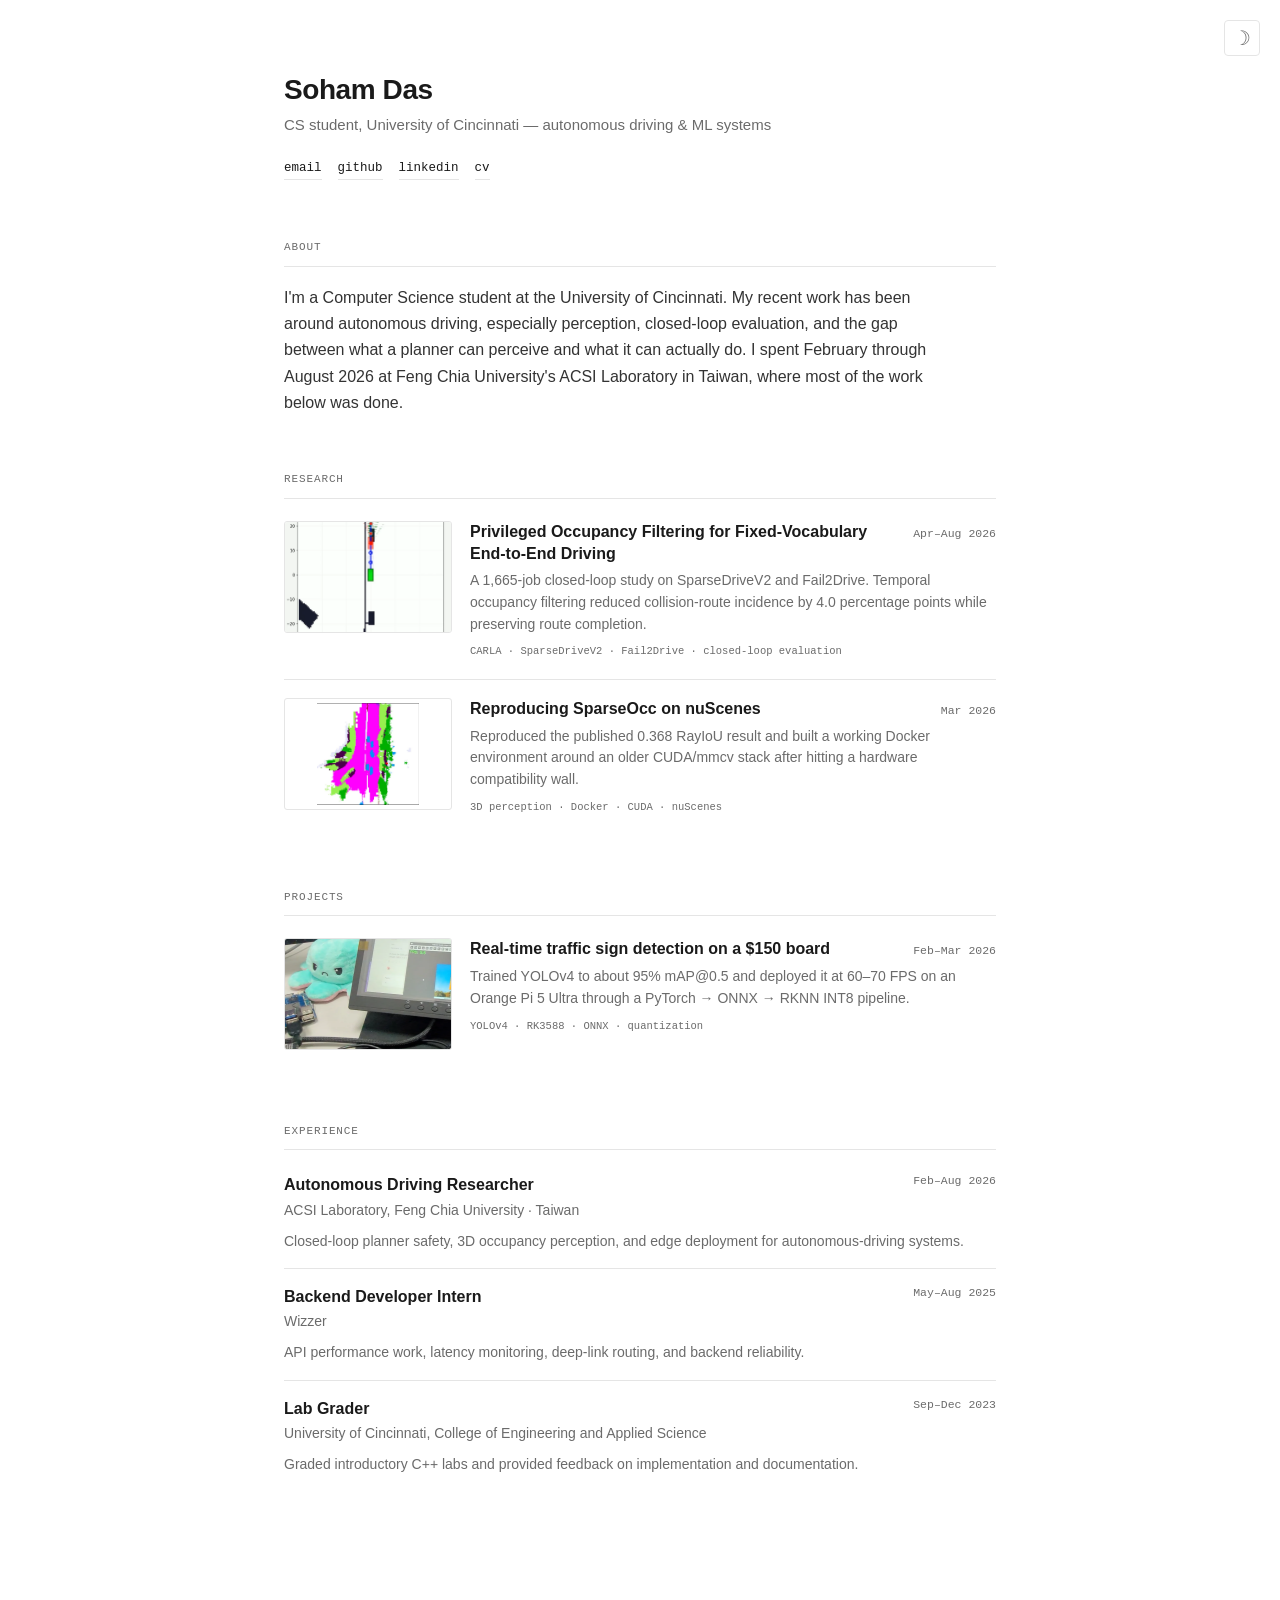
<file: index.html>
<!DOCTYPE html>
<html lang="en">
<head>
  <meta charset="UTF-8">
  <meta name="viewport" content="width=device-width, initial-scale=1.0">
  <meta name="description" content="Soham Das — Computer Science student at the University of Cincinnati working on autonomous driving, perception, and ML systems.">
  <title>Soham Das</title>
  <script>
    (() => {
      const savedTheme = localStorage.getItem('theme');
      const systemTheme = window.matchMedia('(prefers-color-scheme: dark)').matches ? 'dark' : 'light';
      document.documentElement.dataset.theme = savedTheme || systemTheme;
    })();
  </script>
  <link rel="stylesheet" href="/assets/style.css">
  <script src="/assets/theme.js" defer></script>
</head>
<body>
  <main class="wrap">
    <header class="site-header">
      <h1>Soham Das</h1>
      <p class="role">CS student, University of Cincinnati — autonomous driving &amp; ML systems</p>
      <nav class="links" aria-label="Contact links">
        <a href="mailto:das2sm@mail.uc.edu">email</a>
        <a href="https://github.com/das2sm">github</a>
        <a href="https://linkedin.com/in/soham-s-das">linkedin</a>
        <a href="/cv.pdf">cv</a>
      </nav>
    </header>

    <section id="about">
      <h2 class="section-label">About</h2>
      <p class="about-copy">
        I'm a Computer Science student at the University of Cincinnati. My recent work has been
        around autonomous driving, especially perception, closed-loop evaluation, and the gap
        between what a planner can perceive and what it can actually do. I spent February through
        August 2026 at Feng Chia University's ACSI Laboratory in Taiwan, where most of the work
        below was done.
      </p>
    </section>

    <section id="research">
      <h2 class="section-label">Research</h2>

      <a class="card" href="/research/hydrive.html">
        <img class="card-media" src="/assets/images/hydrive-bev.webp" alt="BEV visualization of occupancy filtering around an ego trajectory">
        <div>
          <div class="card-title-row">
            <span class="card-title">Privileged Occupancy Filtering for Fixed-Vocabulary End-to-End Driving</span>
            <span class="card-date">Apr–Aug 2026</span>
          </div>
          <p class="card-desc">
            A 1,665-job closed-loop study on SparseDriveV2 and Fail2Drive. Temporal occupancy
            filtering reduced collision-route incidence by 4.0 percentage points while preserving
            route completion.
          </p>
          <div class="tags">
            <span>CARLA</span><span>SparseDriveV2</span><span>Fail2Drive</span><span>closed-loop evaluation</span>
          </div>
        </div>
      </a>

      <a class="card" href="/research/sparseocc.html">
        <img class="card-media contain" src="/assets/images/sparseocc-bev.webp" alt="SparseOcc semantic occupancy prediction in bird's-eye view">
        <div>
          <div class="card-title-row">
            <span class="card-title">Reproducing SparseOcc on nuScenes</span>
            <span class="card-date">Mar 2026</span>
          </div>
          <p class="card-desc">
            Reproduced the published 0.368 RayIoU result and built a working Docker environment
            around an older CUDA/mmcv stack after hitting a hardware compatibility wall.
          </p>
          <div class="tags">
            <span>3D perception</span><span>Docker</span><span>CUDA</span><span>nuScenes</span>
          </div>
        </div>
      </a>
    </section>

    <section id="projects">
      <h2 class="section-label">Projects</h2>

      <a class="card" href="/projects/yolov4-edge.html">
        <img class="card-media" src="/assets/images/yolov4-detection.webp" alt="Traffic sign detector running on an Orange Pi setup">
        <div>
          <div class="card-title-row">
            <span class="card-title">Real-time traffic sign detection on a $150 board</span>
            <span class="card-date">Feb–Mar 2026</span>
          </div>
          <p class="card-desc">
            Trained YOLOv4 to about 95% mAP@0.5 and deployed it at 60–70 FPS on an Orange Pi 5 Ultra
            through a PyTorch → ONNX → RKNN INT8 pipeline.
          </p>
          <div class="tags">
            <span>YOLOv4</span><span>RK3588</span><span>ONNX</span><span>quantization</span>
          </div>
        </div>
      </a>
    </section>

    <section id="experience">
      <h2 class="section-label">Experience</h2>

      <div class="experience-item">
        <div>
          <div class="experience-title">Autonomous Driving Researcher</div>
          <div class="experience-org">ACSI Laboratory, Feng Chia University · Taiwan</div>
        </div>
        <div class="experience-date">Feb–Aug 2026</div>
        <p class="experience-desc">Closed-loop planner safety, 3D occupancy perception, and edge deployment for autonomous-driving systems.</p>
      </div>

      <div class="experience-item">
        <div>
          <div class="experience-title">Backend Developer Intern</div>
          <div class="experience-org">Wizzer</div>
        </div>
        <div class="experience-date">May–Aug 2025</div>
        <p class="experience-desc">API performance work, latency monitoring, deep-link routing, and backend reliability.</p>
      </div>

      <div class="experience-item">
        <div>
          <div class="experience-title">Lab Grader</div>
          <div class="experience-org">University of Cincinnati, College of Engineering and Applied Science</div>
        </div>
        <div class="experience-date">Sep–Dec 2023</div>
        <p class="experience-desc">Graded introductory C++ labs and provided feedback on implementation and documentation.</p>
      </div>
    </section>
  </main>
</body>
</html>
</file>
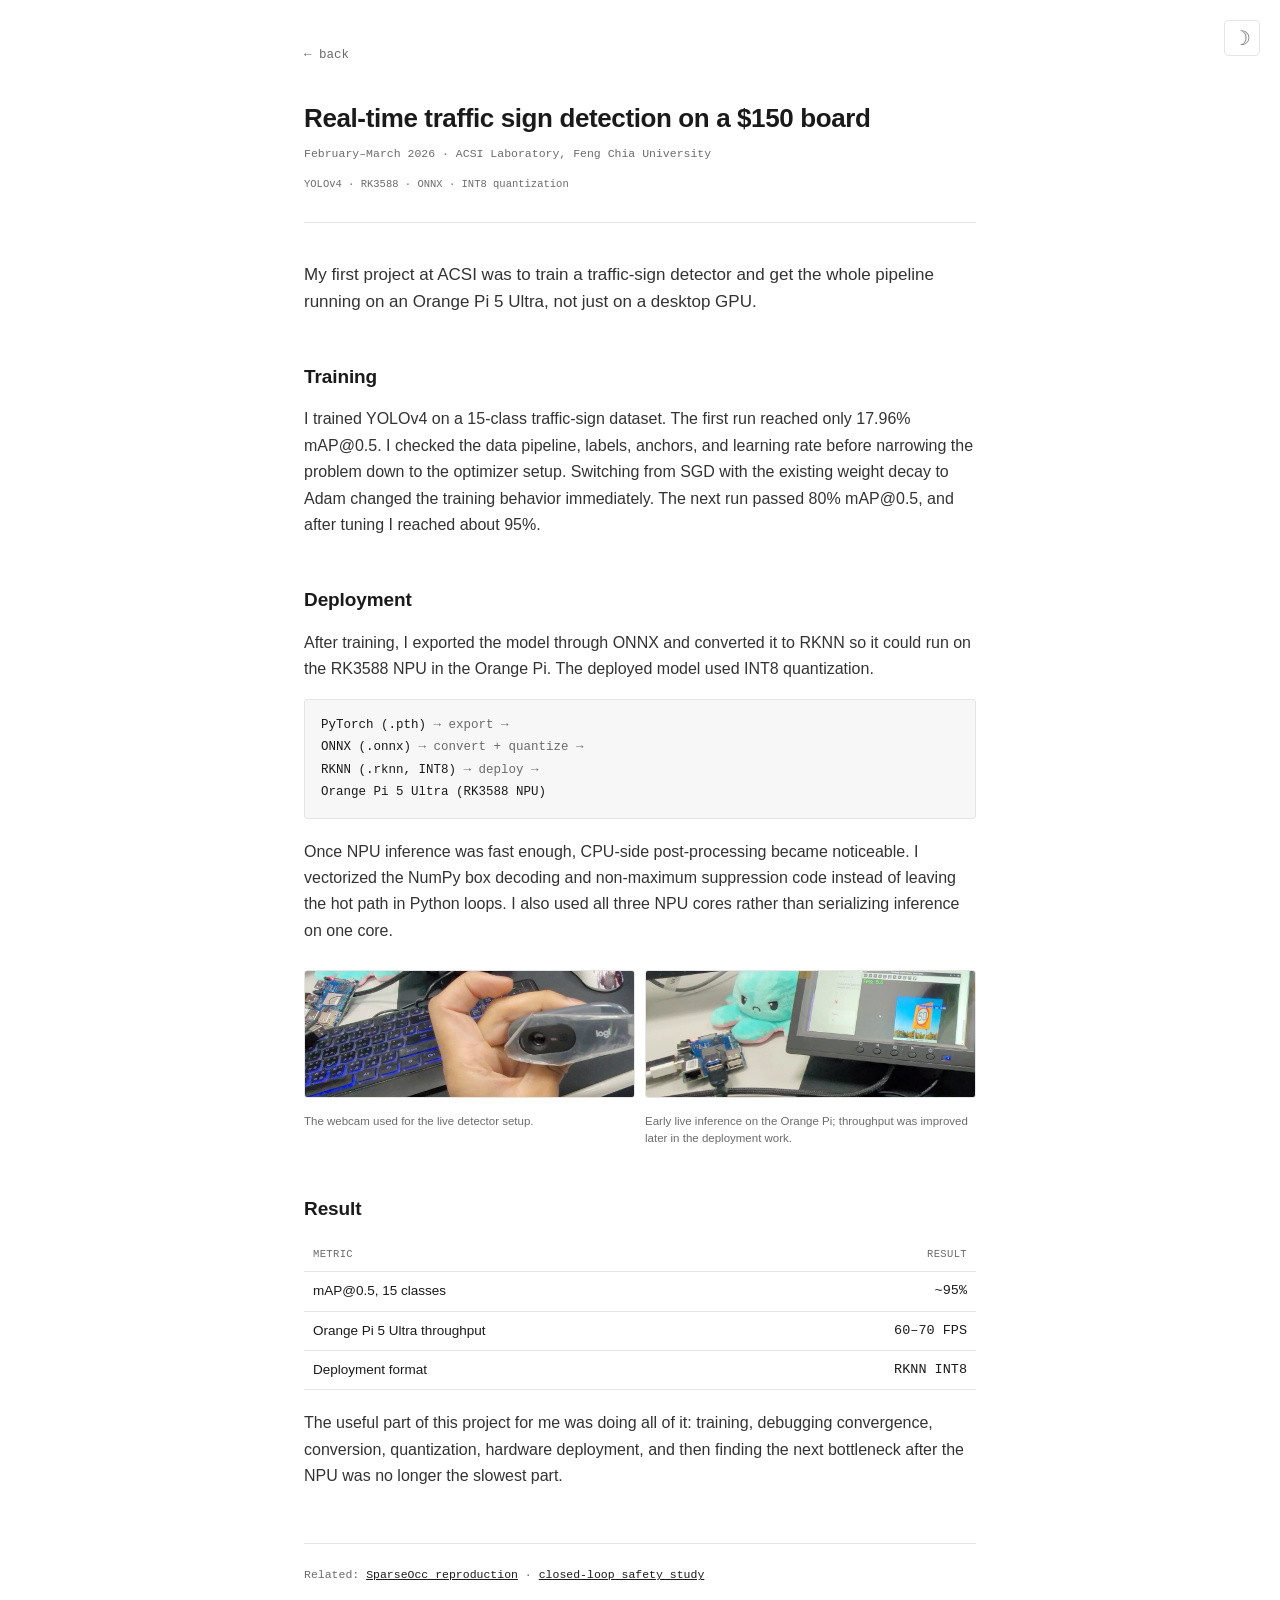
<file: projects/yolov4-edge.html>
<!DOCTYPE html>
<html lang="en">
<head>
  <meta charset="UTF-8">
  <meta name="viewport" content="width=device-width, initial-scale=1.0">
  <meta name="description" content="Training YOLOv4 and deploying it to an Orange Pi 5 Ultra NPU at 60–70 FPS through ONNX and RKNN INT8 quantization.">
  <title>Real-time traffic sign detection on a $150 board — Soham Das</title>
  <script>
    (() => {
      const savedTheme = localStorage.getItem('theme');
      const systemTheme = window.matchMedia('(prefers-color-scheme: dark)').matches ? 'dark' : 'light';
      document.documentElement.dataset.theme = savedTheme || systemTheme;
    })();
  </script>
  <link rel="stylesheet" href="/assets/style.css">
  <script src="/assets/theme.js" defer></script>
</head>
<body>
  <main class="wrap article-wrap">
    <a class="back" href="/">&larr; back</a>

    <header class="article-header">
      <h1>Real-time traffic sign detection on a $150 board</h1>
      <div class="meta">February–March 2026 · ACSI Laboratory, Feng Chia University</div>
      <div class="tags">
        <span>YOLOv4</span><span>RK3588</span><span>ONNX</span><span>INT8 quantization</span>
      </div>
    </header>

    <p class="lede">
      My first project at ACSI was to train a traffic-sign detector and get the whole pipeline
      running on an Orange Pi 5 Ultra, not just on a desktop GPU.
    </p>

    <h2>Training</h2>
    <p>
      I trained YOLOv4 on a 15-class traffic-sign dataset. The first run reached only 17.96%
      mAP@0.5. I checked the data pipeline, labels, anchors, and learning rate before narrowing the
      problem down to the optimizer setup. Switching from SGD with the existing weight decay to Adam
      changed the training behavior immediately. The next run passed 80% mAP@0.5, and after tuning I
      reached about 95%.
    </p>

    <h2>Deployment</h2>
    <p>
      After training, I exported the model through ONNX and converted it to RKNN so it could run on
      the RK3588 NPU in the Orange Pi. The deployed model used INT8 quantization.
    </p>

    <div class="pipeline">
      PyTorch (.pth) <span class="arrow">→ export →</span><br>
      ONNX (.onnx) <span class="arrow">→ convert + quantize →</span><br>
      RKNN (.rknn, INT8) <span class="arrow">→ deploy →</span><br>
      Orange Pi 5 Ultra (RK3588 NPU)
    </div>

    <p>
      Once NPU inference was fast enough, CPU-side post-processing became noticeable. I vectorized
      the NumPy box decoding and non-maximum suppression code instead of leaving the hot path in
      Python loops. I also used all three NPU cores rather than serializing inference on one core.
    </p>

    <div class="figure-pair">
      <figure>
        <img src="/assets/images/yolov4-hardware.webp" alt="Webcam used with the Orange Pi traffic sign detection setup">
        <figcaption>The webcam used for the live detector setup.</figcaption>
      </figure>
      <figure>
        <img src="/assets/images/yolov4-detection.webp" alt="Orange Pi setup running live traffic sign detection">
        <figcaption>Early live inference on the Orange Pi; throughput was improved later in the deployment work.</figcaption>
      </figure>
    </div>

    <h2>Result</h2>
    <div class="table-scroll">
      <table>
        <thead><tr><th>Metric</th><th class="num">Result</th></tr></thead>
        <tbody>
          <tr><td>mAP@0.5, 15 classes</td><td class="num">~95%</td></tr>
          <tr><td>Orange Pi 5 Ultra throughput</td><td class="num">60–70 FPS</td></tr>
          <tr><td>Deployment format</td><td class="num">RKNN INT8</td></tr>
        </tbody>
      </table>
    </div>
    <p>
      The useful part of this project for me was doing all of it: training, debugging convergence,
      conversion, quantization, hardware deployment, and then finding the next bottleneck after the
      NPU was no longer the slowest part.
    </p>

    <footer class="article-footer">
      Related: <a href="/research/sparseocc.html">SparseOcc reproduction</a> · <a href="/research/hydrive.html">closed-loop safety study</a>
    </footer>
  </main>
</body>
</html>
</file>
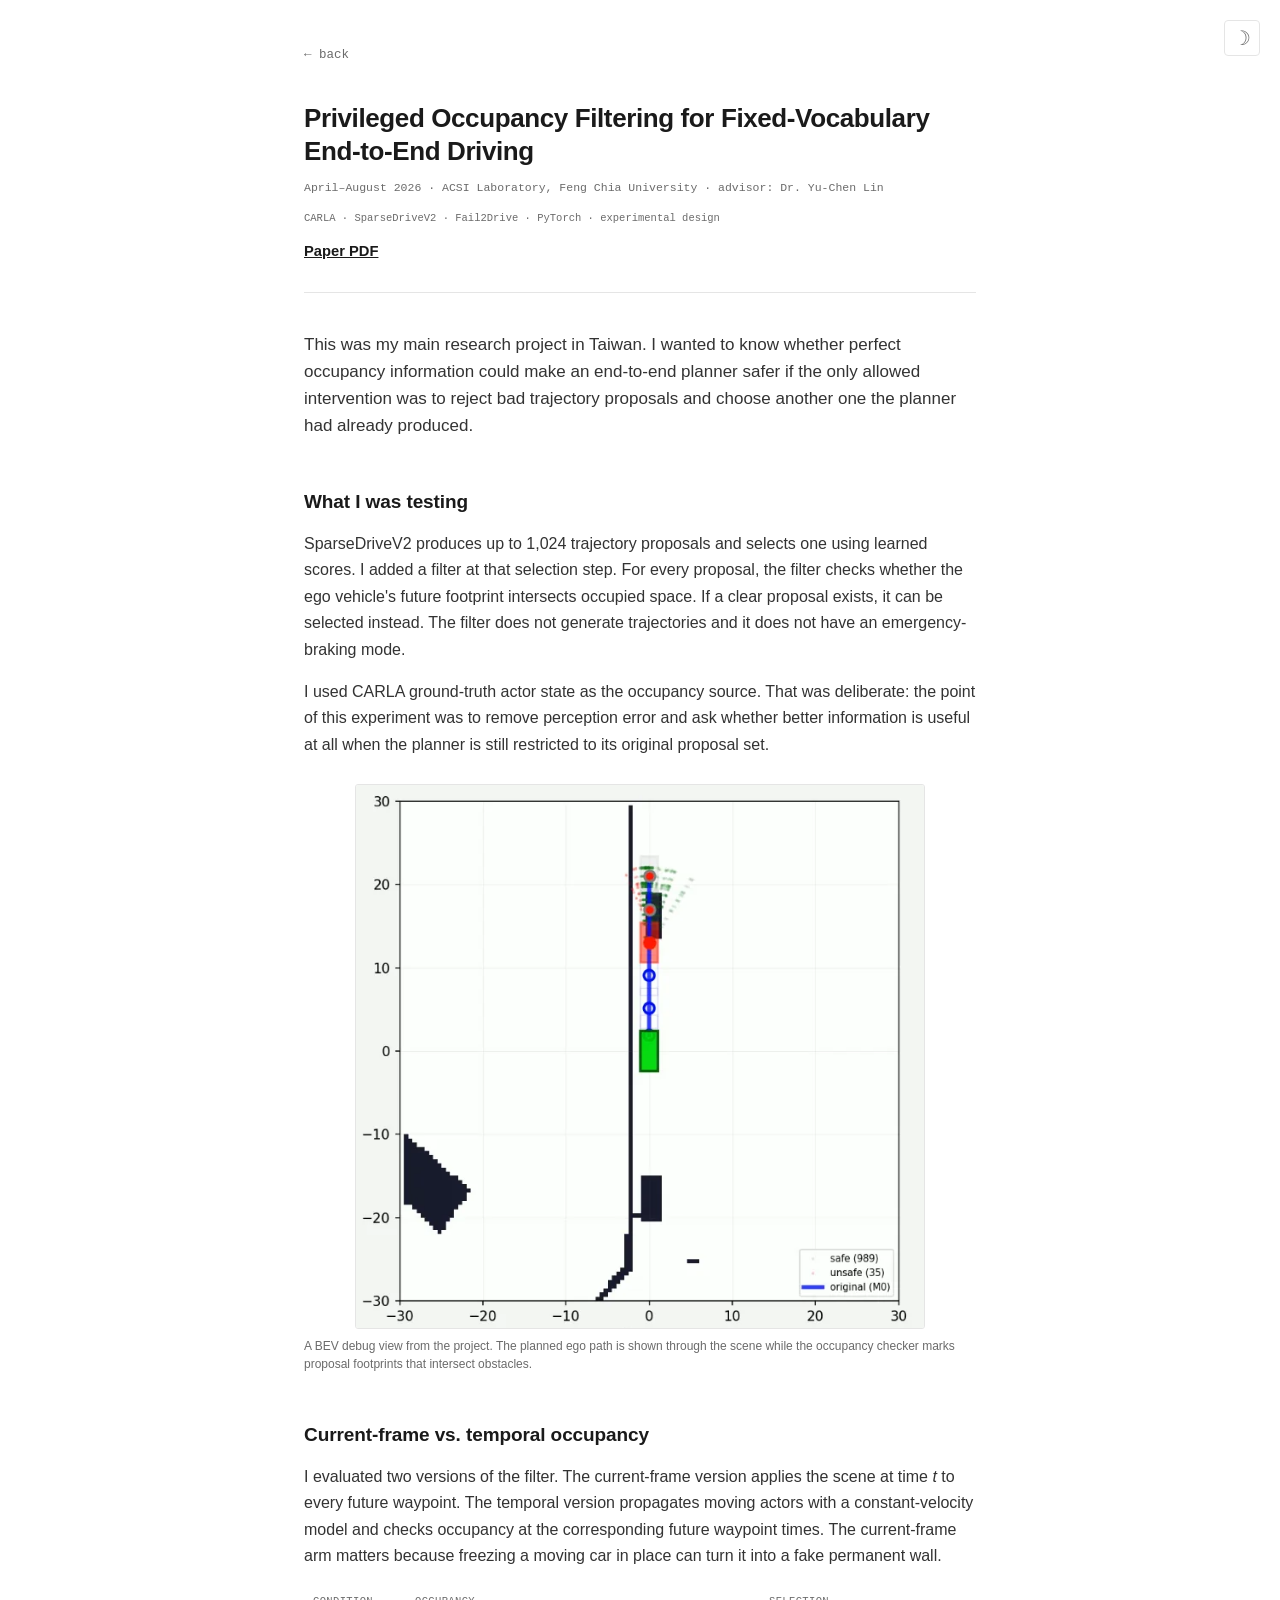
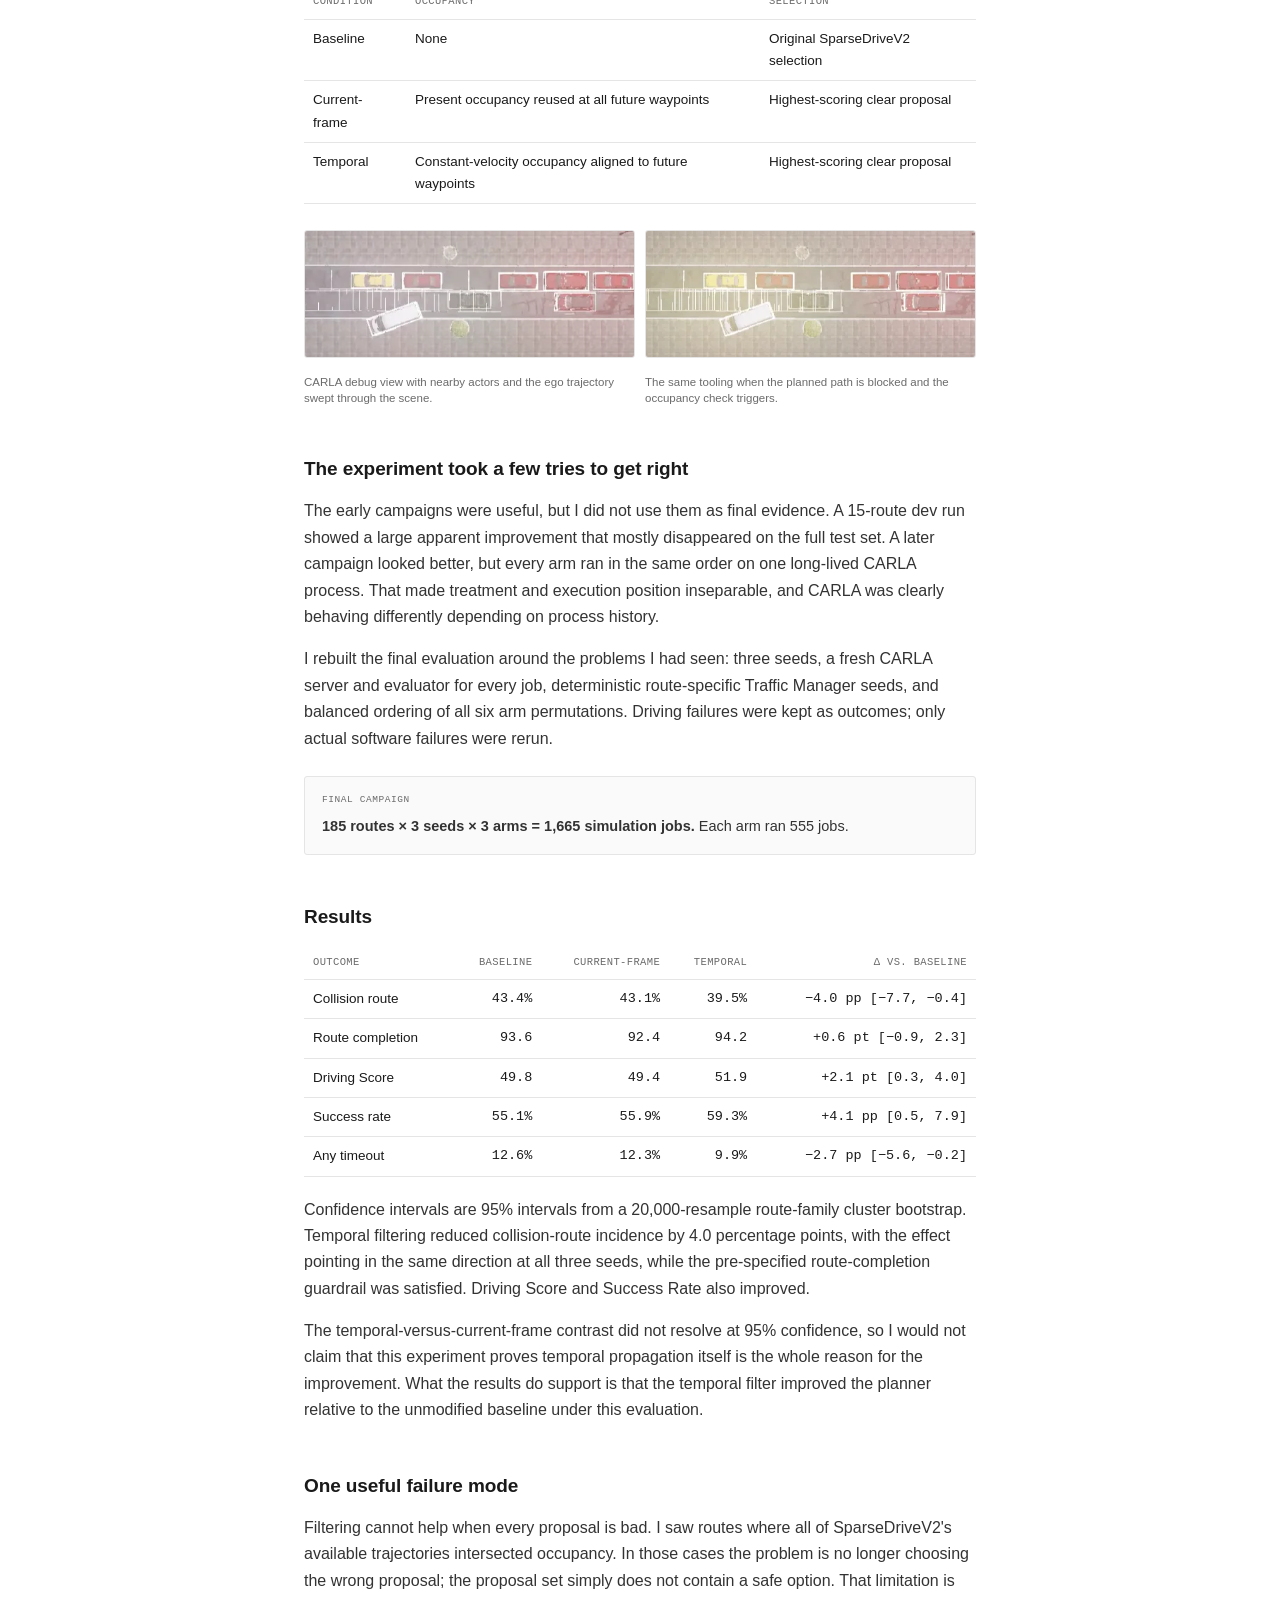
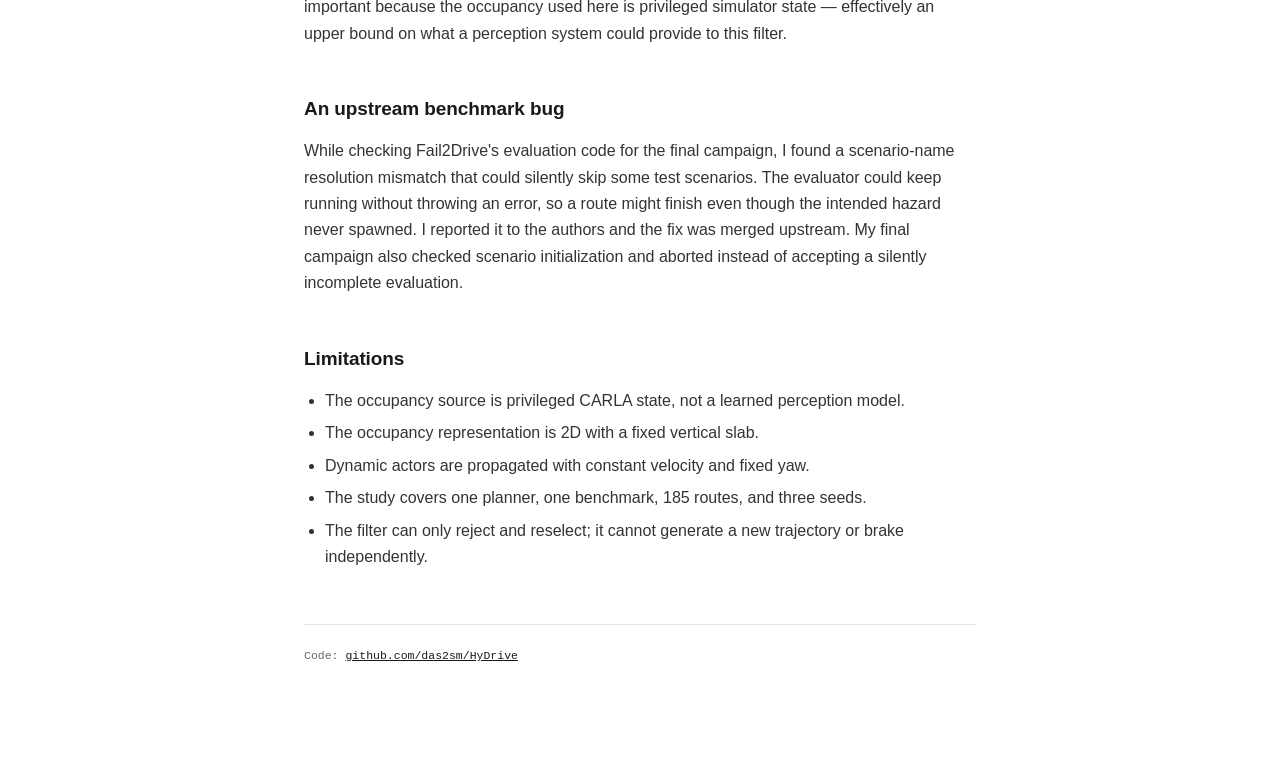
<file: research/hydrive.html>
<!DOCTYPE html>
<html lang="en">
<head>
  <meta charset="UTF-8">
  <meta name="viewport" content="width=device-width, initial-scale=1.0">
  <meta name="description" content="A closed-loop study testing privileged temporal occupancy filtering on SparseDriveV2 using the Fail2Drive benchmark.">
  <title>Privileged Occupancy Filtering for Fixed-Vocabulary End-to-End Driving — Soham Das</title>
  <script>
    (() => {
      const savedTheme = localStorage.getItem('theme');
      const systemTheme = window.matchMedia('(prefers-color-scheme: dark)').matches ? 'dark' : 'light';
      document.documentElement.dataset.theme = savedTheme || systemTheme;
    })();
  </script>
  <link rel="stylesheet" href="/assets/style.css">
  <script src="/assets/theme.js" defer></script>
</head>
<body>
  <main class="wrap article-wrap">
    <a class="back" href="/">&larr; back</a>

    <header class="article-header">
      <h1>Privileged Occupancy Filtering for Fixed-Vocabulary End-to-End Driving</h1>
      <div class="meta">April–August 2026 · ACSI Laboratory, Feng Chia University · advisor: Dr. Yu-Chen Lin</div>
      <div class="tags">
        <span>CARLA</span><span>SparseDriveV2</span><span>Fail2Drive</span><span>PyTorch</span><span>experimental design</span>
      </div>
      <div class="article-actions"><a href="/papers/hydrive.pdf">Paper PDF</a></div>
    </header>

    <p class="lede">
      This was my main research project in Taiwan. I wanted to know whether perfect occupancy
      information could make an end-to-end planner safer if the only allowed intervention was
      to reject bad trajectory proposals and choose another one the planner had already produced.
    </p>

    <h2>What I was testing</h2>
    <p>
      SparseDriveV2 produces up to 1,024 trajectory proposals and selects one using learned
      scores. I added a filter at that selection step. For every proposal, the filter checks
      whether the ego vehicle's future footprint intersects occupied space. If a clear proposal
      exists, it can be selected instead. The filter does not generate trajectories and it does
      not have an emergency-braking mode.
    </p>
    <p>
      I used CARLA ground-truth actor state as the occupancy source. That was deliberate: the
      point of this experiment was to remove perception error and ask whether better information
      is useful at all when the planner is still restricted to its original proposal set.
    </p>

    <figure class="figure narrow">
      <img src="/assets/images/hydrive-bev.webp" alt="Bird's-eye-view visualization showing the ego trajectory and occupied regions used by the filter">
      <figcaption>
        A BEV debug view from the project. The planned ego path is shown through the scene while the
        occupancy checker marks proposal footprints that intersect obstacles.
      </figcaption>
    </figure>

    <h2>Current-frame vs. temporal occupancy</h2>
    <p>
      I evaluated two versions of the filter. The current-frame version applies the scene at time
      <em>t</em> to every future waypoint. The temporal version propagates moving actors with a
      constant-velocity model and checks occupancy at the corresponding future waypoint times.
      The current-frame arm matters because freezing a moving car in place can turn it into a
      fake permanent wall.
    </p>

    <div class="table-scroll">
      <table>
        <thead>
          <tr><th>Condition</th><th>Occupancy</th><th>Selection</th></tr>
        </thead>
        <tbody>
          <tr><td>Baseline</td><td>None</td><td>Original SparseDriveV2 selection</td></tr>
          <tr><td>Current-frame</td><td>Present occupancy reused at all future waypoints</td><td>Highest-scoring clear proposal</td></tr>
          <tr><td>Temporal</td><td>Constant-velocity occupancy aligned to future waypoints</td><td>Highest-scoring clear proposal</td></tr>
        </tbody>
      </table>
    </div>

    <div class="figure-pair">
      <figure>
        <img src="/assets/images/hydrive-carla-overview.webp" alt="CARLA visualization with actor boxes and the ego swept trajectory">
        <figcaption>CARLA debug view with nearby actors and the ego trajectory swept through the scene.</figcaption>
      </figure>
      <figure>
        <img src="/assets/images/hydrive-carla-trigger.webp" alt="CARLA visualization showing the safety checker triggering on a blocked path">
        <figcaption>The same tooling when the planned path is blocked and the occupancy check triggers.</figcaption>
      </figure>
    </div>

    <h2>The experiment took a few tries to get right</h2>
    <p>
      The early campaigns were useful, but I did not use them as final evidence. A 15-route dev
      run showed a large apparent improvement that mostly disappeared on the full test set. A
      later campaign looked better, but every arm ran in the same order on one long-lived CARLA
      process. That made treatment and execution position inseparable, and CARLA was clearly
      behaving differently depending on process history.
    </p>
    <p>
      I rebuilt the final evaluation around the problems I had seen: three seeds, a fresh CARLA
      server and evaluator for every job, deterministic route-specific Traffic Manager seeds,
      and balanced ordering of all six arm permutations. Driving failures were kept as outcomes;
      only actual software failures were rerun.
    </p>

    <div class="callout">
      <div class="callout-label">Final campaign</div>
      <p><strong>185 routes × 3 seeds × 3 arms = 1,665 simulation jobs.</strong> Each arm ran 555 jobs.</p>
    </div>

    <h2>Results</h2>
    <div class="table-scroll">
      <table>
        <thead>
          <tr><th>Outcome</th><th class="num">Baseline</th><th class="num">Current-frame</th><th class="num">Temporal</th><th class="num">Δ vs. baseline</th></tr>
        </thead>
        <tbody>
          <tr><td>Collision route</td><td class="num">43.4%</td><td class="num">43.1%</td><td class="num">39.5%</td><td class="num">−4.0 pp [−7.7, −0.4]</td></tr>
          <tr><td>Route completion</td><td class="num">93.6</td><td class="num">92.4</td><td class="num">94.2</td><td class="num">+0.6 pt [−0.9, 2.3]</td></tr>
          <tr><td>Driving Score</td><td class="num">49.8</td><td class="num">49.4</td><td class="num">51.9</td><td class="num">+2.1 pt [0.3, 4.0]</td></tr>
          <tr><td>Success rate</td><td class="num">55.1%</td><td class="num">55.9%</td><td class="num">59.3%</td><td class="num">+4.1 pp [0.5, 7.9]</td></tr>
          <tr><td>Any timeout</td><td class="num">12.6%</td><td class="num">12.3%</td><td class="num">9.9%</td><td class="num">−2.7 pp [−5.6, −0.2]</td></tr>
        </tbody>
      </table>
    </div>
    <p>
      Confidence intervals are 95% intervals from a 20,000-resample route-family cluster
      bootstrap. Temporal filtering reduced collision-route incidence by 4.0 percentage points,
      with the effect pointing in the same direction at all three seeds, while the pre-specified
      route-completion guardrail was satisfied. Driving Score and Success Rate also improved.
    </p>
    <p>
      The temporal-versus-current-frame contrast did not resolve at 95% confidence, so I would
      not claim that this experiment proves temporal propagation itself is the whole reason for
      the improvement. What the results do support is that the temporal filter improved the
      planner relative to the unmodified baseline under this evaluation.
    </p>

    <h2>One useful failure mode</h2>
    <p>
      Filtering cannot help when every proposal is bad. I saw routes where all of SparseDriveV2's
      available trajectories intersected occupancy. In those cases the problem is no longer
      choosing the wrong proposal; the proposal set simply does not contain a safe option. That
      limitation is important because the occupancy used here is privileged simulator state —
      effectively an upper bound on what a perception system could provide to this filter.
    </p>

    <h2>An upstream benchmark bug</h2>
    <p>
      While checking Fail2Drive's evaluation code for the final campaign, I found a scenario-name
      resolution mismatch that could silently skip some test scenarios. The evaluator could keep
      running without throwing an error, so a route might finish even though the intended hazard
      never spawned. I reported it to the authors and the fix was merged upstream. My final
      campaign also checked scenario initialization and aborted instead of accepting a silently
      incomplete evaluation.
    </p>

    <h2>Limitations</h2>
    <ul>
      <li>The occupancy source is privileged CARLA state, not a learned perception model.</li>
      <li>The occupancy representation is 2D with a fixed vertical slab.</li>
      <li>Dynamic actors are propagated with constant velocity and fixed yaw.</li>
      <li>The study covers one planner, one benchmark, 185 routes, and three seeds.</li>
      <li>The filter can only reject and reselect; it cannot generate a new trajectory or brake independently.</li>
    </ul>

    <footer class="article-footer">
      Code: <a href="https://github.com/das2sm/HyDrive">github.com/das2sm/HyDrive</a>
    </footer>
  </main>
</body>
</html>
</file>
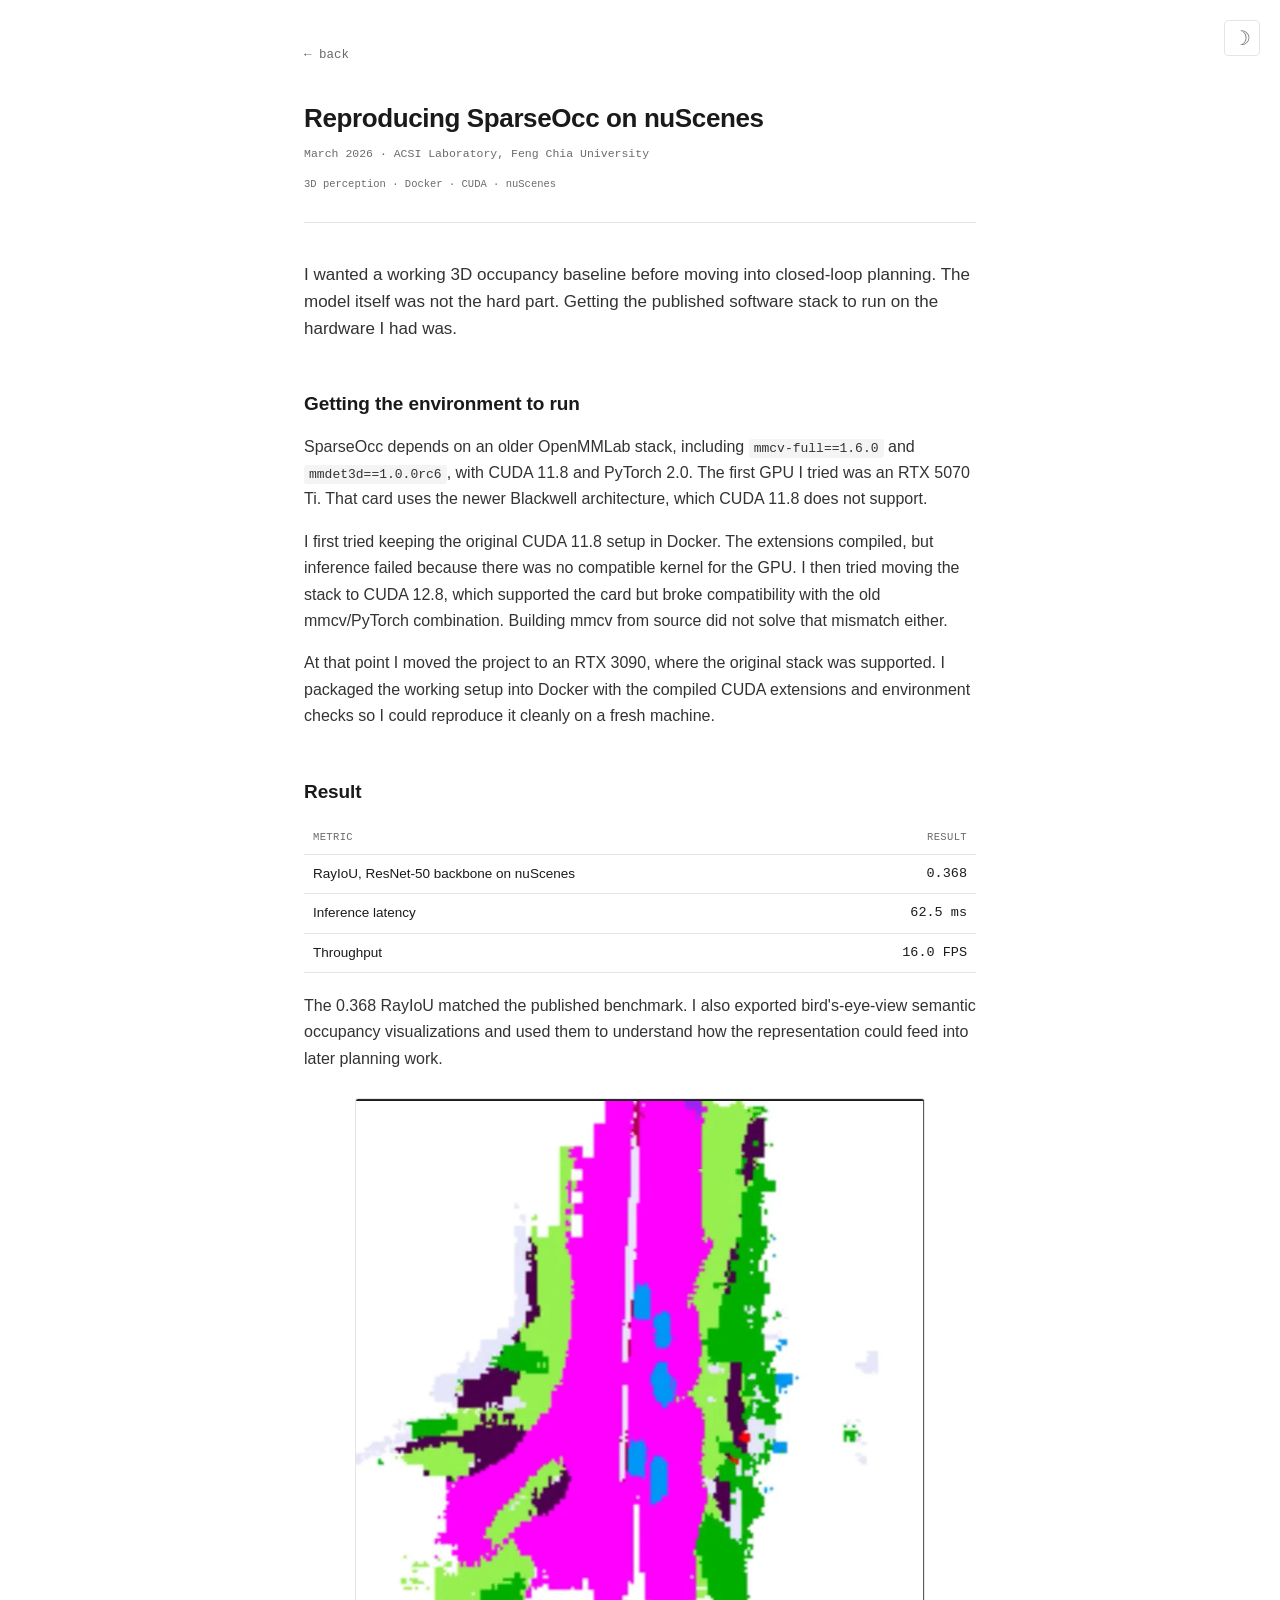
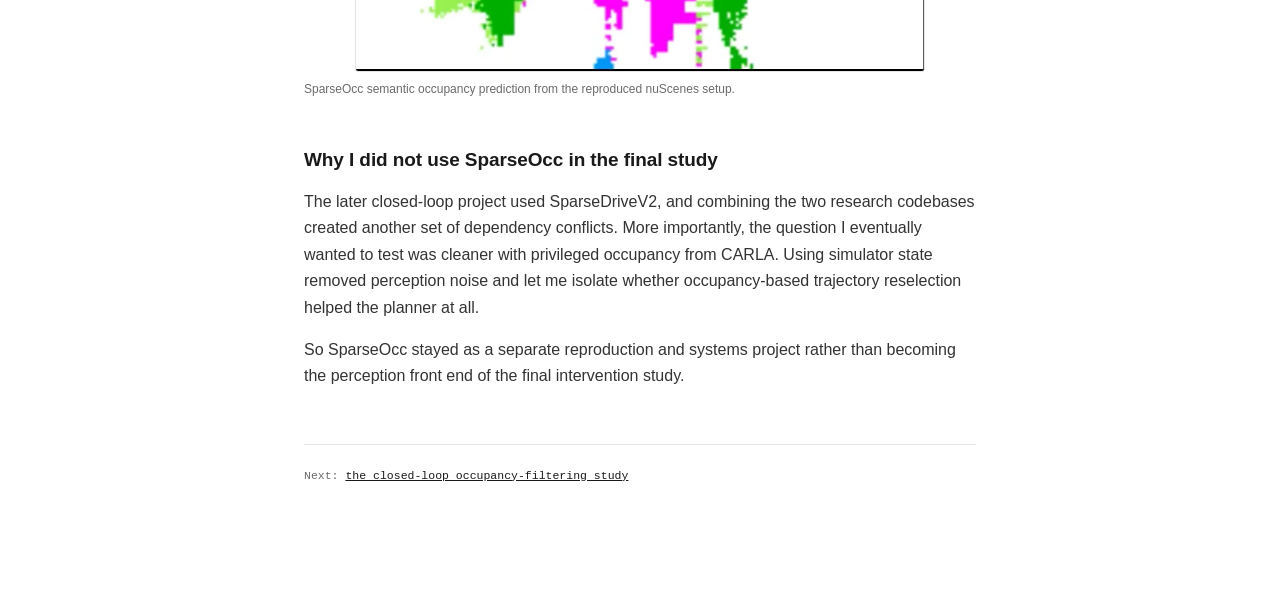
<file: research/sparseocc.html>
<!DOCTYPE html>
<html lang="en">
<head>
  <meta charset="UTF-8">
  <meta name="viewport" content="width=device-width, initial-scale=1.0">
  <meta name="description" content="Reproducing SparseOcc on nuScenes, including CUDA/mmcv dependency work and a 0.368 RayIoU reproduction.">
  <title>Reproducing SparseOcc on nuScenes — Soham Das</title>
  <script>
    (() => {
      const savedTheme = localStorage.getItem('theme');
      const systemTheme = window.matchMedia('(prefers-color-scheme: dark)').matches ? 'dark' : 'light';
      document.documentElement.dataset.theme = savedTheme || systemTheme;
    })();
  </script>
  <link rel="stylesheet" href="/assets/style.css">
  <script src="/assets/theme.js" defer></script>
</head>
<body>
  <main class="wrap article-wrap">
    <a class="back" href="/">&larr; back</a>

    <header class="article-header">
      <h1>Reproducing SparseOcc on nuScenes</h1>
      <div class="meta">March 2026 · ACSI Laboratory, Feng Chia University</div>
      <div class="tags">
        <span>3D perception</span><span>Docker</span><span>CUDA</span><span>nuScenes</span>
      </div>
    </header>

    <p class="lede">
      I wanted a working 3D occupancy baseline before moving into closed-loop planning. The model
      itself was not the hard part. Getting the published software stack to run on the hardware I
      had was.
    </p>

    <h2>Getting the environment to run</h2>
    <p>
      SparseOcc depends on an older OpenMMLab stack, including <code>mmcv-full==1.6.0</code> and
      <code>mmdet3d==1.0.0rc6</code>, with CUDA 11.8 and PyTorch 2.0. The first GPU I tried was an
      RTX 5070 Ti. That card uses the newer Blackwell architecture, which CUDA 11.8 does not support.
    </p>
    <p>
      I first tried keeping the original CUDA 11.8 setup in Docker. The extensions compiled, but
      inference failed because there was no compatible kernel for the GPU. I then tried moving the
      stack to CUDA 12.8, which supported the card but broke compatibility with the old mmcv/PyTorch
      combination. Building mmcv from source did not solve that mismatch either.
    </p>
    <p>
      At that point I moved the project to an RTX 3090, where the original stack was supported. I
      packaged the working setup into Docker with the compiled CUDA extensions and environment
      checks so I could reproduce it cleanly on a fresh machine.
    </p>

    <h2>Result</h2>
    <div class="table-scroll">
      <table>
        <thead><tr><th>Metric</th><th class="num">Result</th></tr></thead>
        <tbody>
          <tr><td>RayIoU, ResNet-50 backbone on nuScenes</td><td class="num">0.368</td></tr>
          <tr><td>Inference latency</td><td class="num">62.5 ms</td></tr>
          <tr><td>Throughput</td><td class="num">16.0 FPS</td></tr>
        </tbody>
      </table>
    </div>
    <p>
      The 0.368 RayIoU matched the published benchmark. I also exported bird's-eye-view semantic
      occupancy visualizations and used them to understand how the representation could feed into
      later planning work.
    </p>

    <figure class="figure narrow">
      <img src="/assets/images/sparseocc-bev.webp" alt="SparseOcc semantic occupancy prediction shown in bird's-eye view">
      <figcaption>SparseOcc semantic occupancy prediction from the reproduced nuScenes setup.</figcaption>
    </figure>

    <h2>Why I did not use SparseOcc in the final study</h2>
    <p>
      The later closed-loop project used SparseDriveV2, and combining the two research codebases
      created another set of dependency conflicts. More importantly, the question I eventually
      wanted to test was cleaner with privileged occupancy from CARLA. Using simulator state removed
      perception noise and let me isolate whether occupancy-based trajectory reselection helped the
      planner at all.
    </p>
    <p>
      So SparseOcc stayed as a separate reproduction and systems project rather than becoming the
      perception front end of the final intervention study.
    </p>

    <footer class="article-footer">
      Next: <a href="/research/hydrive.html">the closed-loop occupancy-filtering study</a>
    </footer>
  </main>
</body>
</html>
</file>
<file: assets/style.css>
:root {
  --bg: #ffffff;
  --text: #1a1a1a;
  --body: #333333;
  --muted: #6b6b6b;
  --line: #e5e5e5;
  --soft: #f7f7f7;
  --code-bg: #f4f4f4;
  --callout-bg: #fafafa;
  --media-bg: #ffffff;
  --mono: 'SFMono-Regular', 'SF Mono', Menlo, Consolas, 'Liberation Mono', monospace;
  --sans: -apple-system, BlinkMacSystemFont, 'Segoe UI', Helvetica, Arial, sans-serif;
  color-scheme: light;
}

html[data-theme="dark"] {
  --bg: #151515;
  --text: #f0f0f0;
  --body: #d2d2d2;
  --muted: #a3a3a3;
  --line: #363636;
  --soft: #202020;
  --code-bg: #242424;
  --callout-bg: #1d1d1d;
  --media-bg: #ffffff;
  color-scheme: dark;
}

* { box-sizing: border-box; }

html { scroll-behavior: smooth; }

body {
  margin: 0;
  background: var(--bg);
  color: var(--text);
  font-family: var(--sans);
  font-size: 16px;
  line-height: 1.65;
  -webkit-font-smoothing: antialiased;
}

.theme-toggle {
  position: fixed;
  z-index: 10;
  top: 20px;
  right: 20px;
  display: grid;
  width: 36px;
  height: 36px;
  padding: 0;
  place-items: center;
  border: 1px solid var(--line);
  border-radius: 4px;
  background: var(--bg);
  color: var(--muted);
  cursor: pointer;
  font: inherit;
}

.theme-toggle:hover {
  border-color: var(--muted);
  color: var(--text);
}

.theme-toggle:focus-visible {
  outline: 2px solid var(--text);
  outline-offset: 3px;
}

.theme-icon {
  font-family: Georgia, 'Times New Roman', serif;
  font-size: 20px;
  line-height: 1;
}

.theme-icon-sun,
html[data-theme="dark"] .theme-icon-moon { display: none; }

html[data-theme="dark"] .theme-icon-sun { display: block; }

a { color: inherit; }

.wrap {
  max-width: 760px;
  margin: 0 auto;
  padding: 72px 24px 112px;
}

.article-wrap {
  max-width: 720px;
  padding-top: 40px;
}

.site-header { margin-bottom: 58px; }

h1 {
  font-size: 28px;
  line-height: 1.25;
  letter-spacing: -0.015em;
  font-weight: 650;
  margin: 0 0 6px;
}

.role {
  color: var(--muted);
  font-size: 15px;
  margin: 0 0 20px;
}

.links {
  display: flex;
  flex-wrap: wrap;
  gap: 8px 16px;
  font-family: var(--mono);
  font-size: 12.5px;
}

.links a,
.inline-link {
  text-decoration: none;
  border-bottom: 1px solid var(--line);
  padding-bottom: 1px;
}

.links a:hover,
.inline-link:hover { border-bottom-color: var(--text); }

section { margin-bottom: 54px; }
section:last-of-type { margin-bottom: 0; }

.section-label {
  font-family: var(--mono);
  font-size: 11px;
  text-transform: uppercase;
  letter-spacing: 0.08em;
  color: var(--muted);
  font-weight: 500;
  margin: 0 0 18px;
  padding-bottom: 9px;
  border-bottom: 1px solid var(--line);
}

p {
  margin: 0 0 16px;
  color: var(--body);
}

p:last-child { margin-bottom: 0; }

.about-copy { max-width: 670px; }

.card {
  display: grid;
  grid-template-columns: 168px minmax(0, 1fr);
  gap: 18px;
  align-items: start;
  color: inherit;
  text-decoration: none;
  padding: 18px 0;
  border-bottom: 1px solid var(--line);
}

.card:first-of-type { padding-top: 4px; }
.card:last-child { border-bottom: 0; }

.card-media {
  width: 168px;
  height: 112px;
  object-fit: cover;
  border: 1px solid var(--line);
  border-radius: 3px;
  background: var(--soft);
}

.card-media.contain {
  object-fit: contain;
  padding: 4px;
  background: var(--media-bg);
}

.card-title-row {
  display: flex;
  justify-content: space-between;
  align-items: baseline;
  gap: 14px;
  margin-bottom: 5px;
}

.card-title {
  font-size: 16px;
  line-height: 1.4;
  font-weight: 620;
}

.card-date,
.meta,
.tags,
.status,
.experience-date {
  font-family: var(--mono);
}

.card-date {
  font-size: 11.5px;
  color: var(--muted);
  white-space: nowrap;
}

.card-desc {
  font-size: 14px;
  line-height: 1.55;
  color: var(--muted);
  margin: 0;
}

.tags {
  font-size: 10.5px;
  color: var(--muted);
  margin-top: 8px;
}

.tags span::after { content: " · "; }
.tags span:last-child::after { content: ""; }

.experience-item {
  display: grid;
  grid-template-columns: minmax(0, 1fr) auto;
  gap: 6px 16px;
  padding: 15px 0;
  border-bottom: 1px solid var(--line);
}

.experience-item:first-of-type { padding-top: 4px; }
.experience-item:last-child { border-bottom: 0; }

.experience-title { font-weight: 620; }
.experience-org { color: var(--muted); font-size: 14px; }
.experience-date { color: var(--muted); font-size: 11.5px; white-space: nowrap; }
.experience-desc { grid-column: 1 / -1; color: var(--muted); font-size: 14px; margin: 2px 0 0; }

.back {
  display: inline-block;
  margin-bottom: 36px;
  color: var(--muted);
  text-decoration: none;
  font-family: var(--mono);
  font-size: 12.5px;
}

.back:hover { color: var(--text); }

.article-header {
  margin-bottom: 38px;
  padding-bottom: 28px;
  border-bottom: 1px solid var(--line);
}

.article-header h1 {
  font-size: 26px;
  line-height: 1.3;
  margin-bottom: 10px;
}

.meta {
  color: var(--muted);
  font-size: 11.5px;
  margin-bottom: 12px;
}

.status {
  display: inline-block;
  margin-top: 11px;
  padding: 2px 6px;
  border: 1px solid var(--line);
  border-radius: 3px;
  color: var(--muted);
  font-size: 9.5px;
  letter-spacing: 0.04em;
  text-transform: uppercase;
}

.lede {
  font-size: 17px;
  line-height: 1.6;
  color: var(--body);
  margin-bottom: 8px;
}

.article-wrap h2 {
  font-size: 19px;
  font-weight: 650;
  margin: 46px 0 14px;
  letter-spacing: -0.005em;
}

.article-wrap h3 {
  font-size: 15px;
  font-weight: 650;
  margin: 28px 0 10px;
}

.article-wrap ul,
.article-wrap ol {
  margin: 0 0 16px;
  padding-left: 21px;
  color: var(--body);
}

.article-wrap li { margin-bottom: 6px; }

code {
  font-family: var(--mono);
  font-size: 13px;
  background: var(--code-bg);
  padding: 2px 5px;
  border-radius: 3px;
}

.figure {
  margin: 26px 0 30px;
}

.figure img {
  display: block;
  width: 100%;
  height: auto;
  border: 1px solid var(--line);
  border-radius: 3px;
  background: var(--media-bg);
}

.figure.narrow img { max-width: 570px; margin: 0 auto; }

.figure figcaption {
  margin-top: 8px;
  font-size: 12px;
  line-height: 1.5;
  color: var(--muted);
}

.figure-pair {
  display: grid;
  grid-template-columns: 1fr 1fr;
  gap: 10px;
  margin: 26px 0 30px;
}

.figure-pair figure { margin: 0; }
.figure-pair img {
  width: 100%;
  height: 128px;
  object-fit: cover;
  border: 1px solid var(--line);
  border-radius: 3px;
}
.figure-pair figcaption {
  margin-top: 7px;
  font-size: 11.5px;
  line-height: 1.45;
  color: var(--muted);
}

.callout {
  margin: 24px 0;
  padding: 15px 17px;
  border: 1px solid var(--line);
  border-radius: 3px;
  background: var(--callout-bg);
  font-size: 14.5px;
}

.callout-label {
  margin-bottom: 7px;
  font-family: var(--mono);
  text-transform: uppercase;
  letter-spacing: 0.06em;
  color: var(--muted);
  font-size: 9.5px;
}

.table-scroll { overflow-x: auto; margin: 0 0 20px; }

table {
  width: 100%;
  border-collapse: collapse;
  font-size: 13.5px;
}

th, td {
  padding: 8px 9px;
  text-align: left;
  border-bottom: 1px solid var(--line);
  vertical-align: top;
}

th {
  color: var(--muted);
  font-family: var(--mono);
  font-size: 10.5px;
  font-weight: 500;
  text-transform: uppercase;
  letter-spacing: 0.035em;
}

.num { text-align: right; font-family: var(--mono); white-space: nowrap; }

.pipeline {
  padding: 14px 16px;
  margin: 0 0 20px;
  border: 1px solid var(--line);
  border-radius: 3px;
  background: var(--soft);
  font-family: var(--mono);
  font-size: 12.5px;
  line-height: 1.8;
}

.pipeline .arrow { color: var(--muted); }

.article-footer {
  margin-top: 54px;
  padding-top: 22px;
  border-top: 1px solid var(--line);
  color: var(--muted);
  font-family: var(--mono);
  font-size: 11.5px;
}

.article-footer a { color: var(--text); }

@media (max-width: 620px) {
  .theme-toggle { top: 12px; right: 12px; }
  .wrap { padding: 48px 20px 80px; }
  .article-wrap { padding-top: 30px; }
  .site-header { margin-bottom: 48px; }
  .card { grid-template-columns: 112px minmax(0, 1fr); gap: 14px; }
  .card-media { width: 112px; height: 86px; }
  .card-title-row { display: block; }
  .card-date { display: block; margin-top: 2px; }
  .figure-pair { grid-template-columns: 1fr; }
  .figure-pair img { height: auto; }
}

@media (prefers-reduced-motion: no-preference) {
  body,
  .theme-toggle { transition: background-color 150ms ease, color 150ms ease, border-color 150ms ease; }
}

@media (max-width: 430px) {
  .card { grid-template-columns: 1fr; }
  .card-media { width: 100%; height: 170px; }
  .experience-item { grid-template-columns: 1fr; gap: 2px; }
  .experience-date { margin-top: 2px; }
  .experience-desc { grid-column: 1; }
  .article-header h1 { font-size: 23px; }
  h1 { font-size: 26px; }
}


.article-actions {
  margin-top: 10px;
}

.article-actions a {
  font-size: 0.92rem;
  font-weight: 600;
}
</file>
